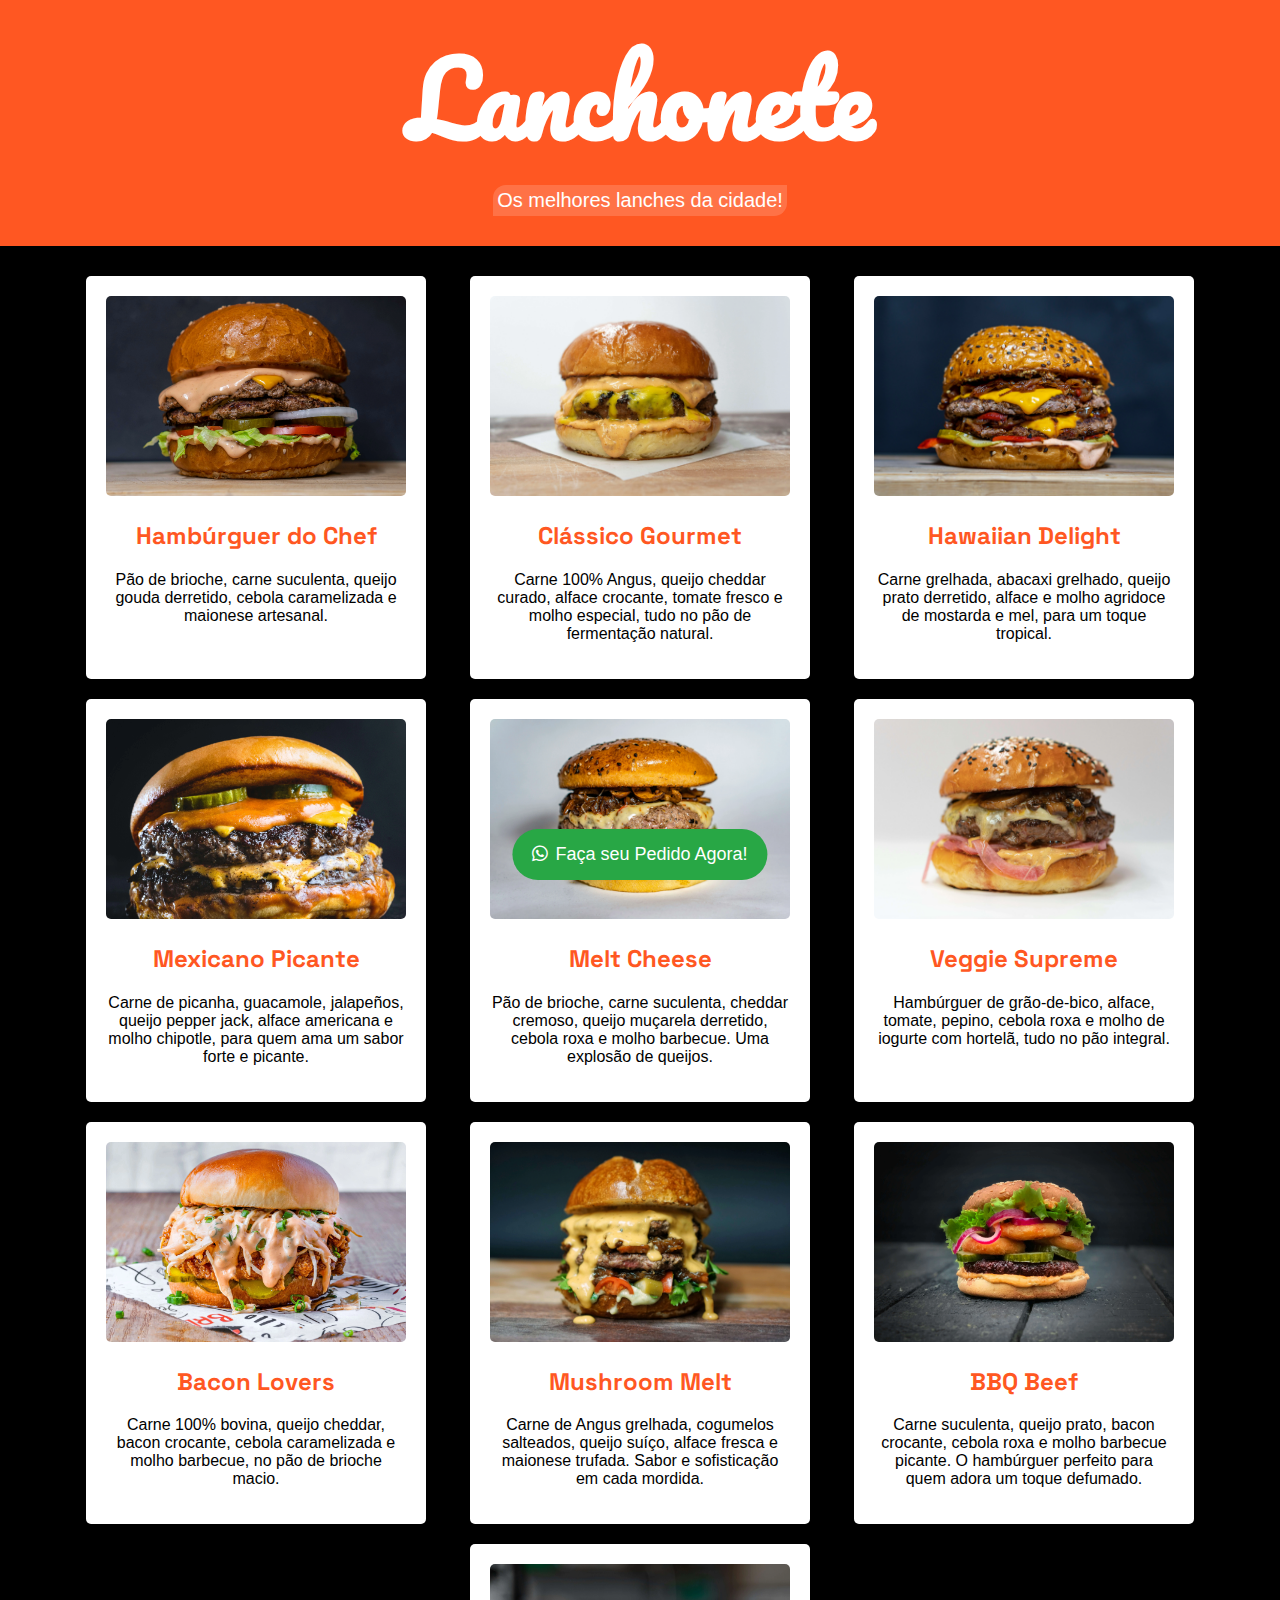
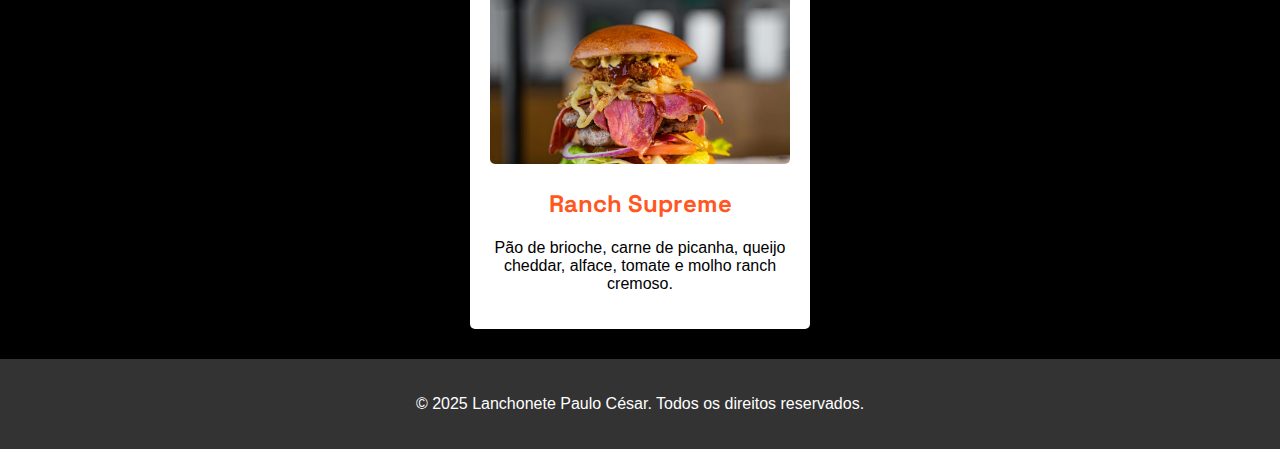
<file: index.html>
<!DOCTYPE html>
<html lang="pt-BR">
<head>
    <meta charset="UTF-8">
    <meta name="viewport" content="width=device-width, initial-scale=1.0">
    <title>Lanchonete Paulo César</title>

<link rel="stylesheet" href="style.css">



</head>
<body>

<header>
    <h1>Lanchonete</h1>
    <p class="sub-header">Os melhores lanches da cidade!</p>
</header>

<div class="container">
    <section class="features">

        <div class="feature">
            <img src="imgs/img1.webp" alt="Hambúrguer do Chef">
            <h2>Hambúrguer do Chef</h2>
            <p>Pão de brioche, carne suculenta, queijo gouda derretido, cebola caramelizada e maionese artesanal.</p>
        </div>

        <div class="feature">
            <img src="imgs/img2.webp" alt="Clássico Gourmet">
            <h2>Clássico Gourmet</h2>
            <p>Carne 100% Angus, queijo cheddar curado, alface crocante, tomate fresco e molho especial, tudo no pão de fermentação natural.</p>
        </div>

        <div class="feature">
            <img src="imgs/img3.webp" alt="Hawaiian Delight">
            <h2>Hawaiian Delight</h2>
            <p>Carne grelhada, abacaxi grelhado, queijo prato derretido, alface e molho agridoce de mostarda e mel, para um toque tropical.</p>
        </div>

        <div class="feature">
            <img src="imgs/img4.webp" alt="Mexicano Picante">
            <h2>Mexicano Picante</h2>
            <p>Carne de picanha, guacamole, jalapeños, queijo pepper jack, alface americana e molho chipotle, para quem ama um sabor forte e picante.</p>
        </div>

        <div class="feature">
            <img src="imgs/img5.webp" alt="Melt Cheese">
            <h2>Melt Cheese</h2>
            <p>Pão de brioche, carne suculenta, cheddar cremoso, queijo muçarela derretido, cebola roxa e molho barbecue. Uma explosão de queijos.</p>
        </div>

        <div class="feature">
            <img src="imgs/img6.webp" alt="Veggie Supreme">
            <h2>Veggie Supreme</h2>
            <p>Hambúrguer de grão-de-bico, alface, tomate, pepino, cebola roxa e molho de iogurte com hortelã, tudo no pão integral.</p>
        </div>

        <div class="feature">
            <img src="imgs/img7.webp" alt="Bacon Lovers">
            <h2>Bacon Lovers</h2>
            <p>Carne 100% bovina, queijo cheddar, bacon crocante, cebola caramelizada e molho barbecue, no pão de brioche macio.</p>
        </div>

        <div class="feature">
            <img src="imgs/img8.webp" alt="Mushroom Melt">
            <h2>Mushroom Melt</h2>
            <p>Carne de Angus grelhada, cogumelos salteados, queijo suíço, alface fresca e maionese trufada. Sabor e sofisticação em cada mordida.</p>
        </div>

        <div class="feature">
            <img src="imgs/img9.webp" alt="BBQ Beef">
            <h2>BBQ Beef</h2>
            <p>Carne suculenta, queijo prato, bacon crocante, cebola roxa e molho barbecue picante. O hambúrguer perfeito para quem adora um toque defumado.</p>
        </div>

        <div class="feature">
            <img src="imgs/img10.webp" alt="Ranch Supreme">
            <h2>Ranch Supreme</h2>
            <p>Pão de brioche, carne de picanha, queijo cheddar, alface, tomate e molho ranch cremoso.</p>
        </div>
    </section>

    <link rel="stylesheet" href="https://cdnjs.cloudflare.com/ajax/libs/font-awesome/6.0.0-beta3/css/all.min.css">
    <a href="https://wa.me/5571987005770" class="cta" target="_blank" rel="noopener noreferrer">
        <i class="fab fa-whatsapp"></i> Faça seu Pedido Agora!
    </a>
</div>

<footer>
    <p>&copy; 2025 Lanchonete Paulo César. Todos os direitos reservados.</p>
</footer>

</body>
</html>
</file>
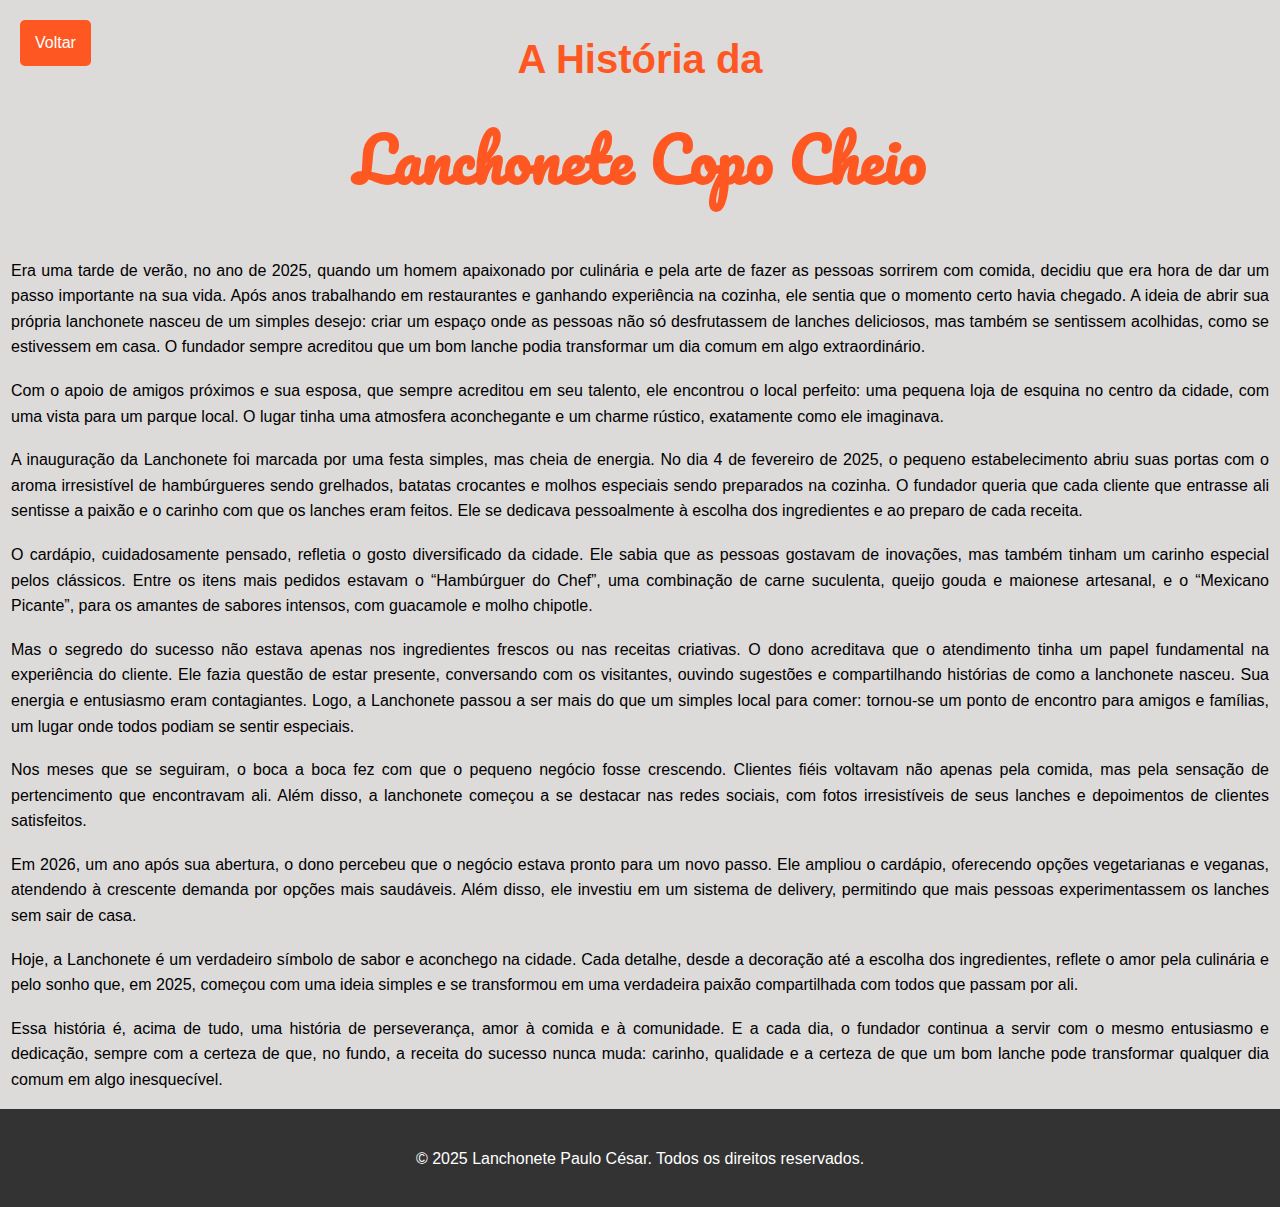
<file: sobrenos.html>
<!DOCTYPE html>
<html lang="pt-BR">
<head>
    <meta charset="UTF-8">
    <meta name="viewport" content="width=device-width, initial-scale=1.0">
    <title>Sobre Nós</title>

    <link rel="stylesheet" href="https://fonts.googleapis.com/css2?family=Pacifico&display=swap">

    <a href="index.html" class="back-button">Voltar</a>
    <style>

.back-button {
            position: absolute;
            top: 20px;
            left: 20px;
            background-color: #ff5722;
            color: #fff;
            padding: 10px 15px;
            text-align: center;
            border-radius: 5px;
            text-decoration: none;
            font-size: 16px;
            transition: background-color 0.3s;
        }

        .back-button:hover {
            background-color: #bd401b;
        }

        body {
            font-family: 'Arial', Helvetica, sans-serif;
            margin: 0; 
            padding: 0;
            background-color: #dddada;
            color: #000000;
            line-height: 1.6; 
        }

        h1 {
            text-align: center;
            color: #ff5722; 
            margin-bottom: 20px;
            font-size: 2.5em;
            font-weight: bolder; 
        }

        p {
            margin-right: 10px;
            margin-left: 10px;
            margin-bottom: 15px; 
            text-align: justify;
            padding: 1px;
        }

        @media (max-width: 600px) {
            h1 {
                font-size: 2em;
            }
        }

        h2 {
            font-family: "Pacifico", serif;
            font-size: 60px;
            color: #ff5722;
            text-align: center;
            margin-top: auto;
        }

        footer {  
            width: 100%;
            padding: 20px 0;
            background: #333;
            color: #fff;
            text-align: center;
            margin: 0;
            position: relative;
        }

        footer p {
            text-align: center;
        }

    </style>
</head>
<body>
    <h1>A História da</h1>
    <h2 class="lanch">Lanchonete Copo Cheio</h2>
    
    <p>
        Era uma tarde de verão, no ano de 2025, quando um homem apaixonado por culinária e pela arte de fazer as pessoas sorrirem com comida, decidiu que era hora de dar um passo importante na sua vida. Após anos trabalhando em restaurantes e ganhando experiência na cozinha, ele sentia que o momento certo havia chegado.
        A ideia de abrir sua própria lanchonete nasceu de um simples desejo: criar um espaço onde as pessoas não só desfrutassem de lanches deliciosos, mas também se sentissem acolhidas, como se estivessem em casa. O fundador sempre acreditou que um bom lanche podia transformar um dia comum em algo extraordinário.
    </p>

    <p>Com o apoio de amigos próximos e sua esposa, que sempre acreditou em seu talento, ele encontrou o local perfeito: uma pequena loja de esquina no centro da cidade, com uma vista para um parque local. O lugar tinha uma atmosfera aconchegante e um charme rústico, exatamente como ele imaginava.</p>

    <p>A inauguração da Lanchonete foi marcada por uma festa simples, mas cheia de energia. No dia 4 de fevereiro de 2025, o pequeno estabelecimento abriu suas portas com o aroma irresistível de hambúrgueres sendo grelhados, batatas crocantes e molhos especiais sendo preparados na cozinha. O fundador queria que cada cliente que entrasse ali sentisse a paixão e o carinho com que os lanches eram feitos. Ele se dedicava pessoalmente à escolha dos ingredientes e ao preparo de cada receita.</p>

    <p>O cardápio, cuidadosamente pensado, refletia o gosto diversificado da cidade. Ele sabia que as pessoas gostavam de inovações, mas também tinham um carinho especial pelos clássicos. Entre os itens mais pedidos estavam o “Hambúrguer do Chef”, uma combinação de carne suculenta, queijo gouda e maionese artesanal, e o “Mexicano Picante”, para os amantes de sabores intensos, com guacamole e molho chipotle.</p>

    <p>Mas o segredo do sucesso não estava apenas nos ingredientes frescos ou nas receitas criativas. O dono acreditava que o atendimento tinha um papel fundamental na experiência do cliente. Ele fazia questão de estar presente, conversando com os visitantes, ouvindo sugestões e compartilhando histórias de como a lanchonete nasceu. Sua energia e entusiasmo eram contagiantes. Logo, a Lanchonete passou a ser mais do que um simples local para comer: tornou-se um ponto de encontro para amigos e famílias, um lugar onde todos podiam se sentir especiais.</p>

    <p>Nos meses que se seguiram, o boca a boca fez com que o pequeno negócio fosse crescendo. Clientes fiéis voltavam não apenas pela comida, mas pela sensação de pertencimento que encontravam ali. Além disso, a lanchonete começou a se destacar nas redes sociais, com fotos irresistíveis de seus lanches e depoimentos de clientes satisfeitos.</p>

    <p>Em 2026, um ano após sua abertura, o dono percebeu que o negócio estava pronto para um novo passo. Ele ampliou o cardápio, oferecendo opções vegetarianas e veganas, atendendo à crescente demanda por opções mais saudáveis. Além disso, ele investiu em um sistema de delivery, permitindo que mais pessoas experimentassem os lanches sem sair de casa.</p>

    <p>Hoje, a Lanchonete é um verdadeiro símbolo de sabor e aconchego na cidade. Cada detalhe, desde a decoração até a escolha dos ingredientes, reflete o amor pela culinária e pelo sonho que, em 2025, começou com uma ideia simples e se transformou em uma verdadeira paixão compartilhada com todos que passam por ali.</p>

    <p>Essa história é, acima de tudo, uma história de perseverança, amor à comida e à comunidade. E a cada dia, o fundador continua a servir com o mesmo entusiasmo e dedicação, sempre com a certeza de que, no fundo, a receita do sucesso nunca muda: carinho, qualidade e a certeza de que um bom lanche pode transformar qualquer dia comum em algo inesquecível.</p>
    <footer>
        <p>&copy; 2025 Lanchonete Paulo César. Todos os direitos reservados.</p>
    </footer>
</body>
</html>
</file>
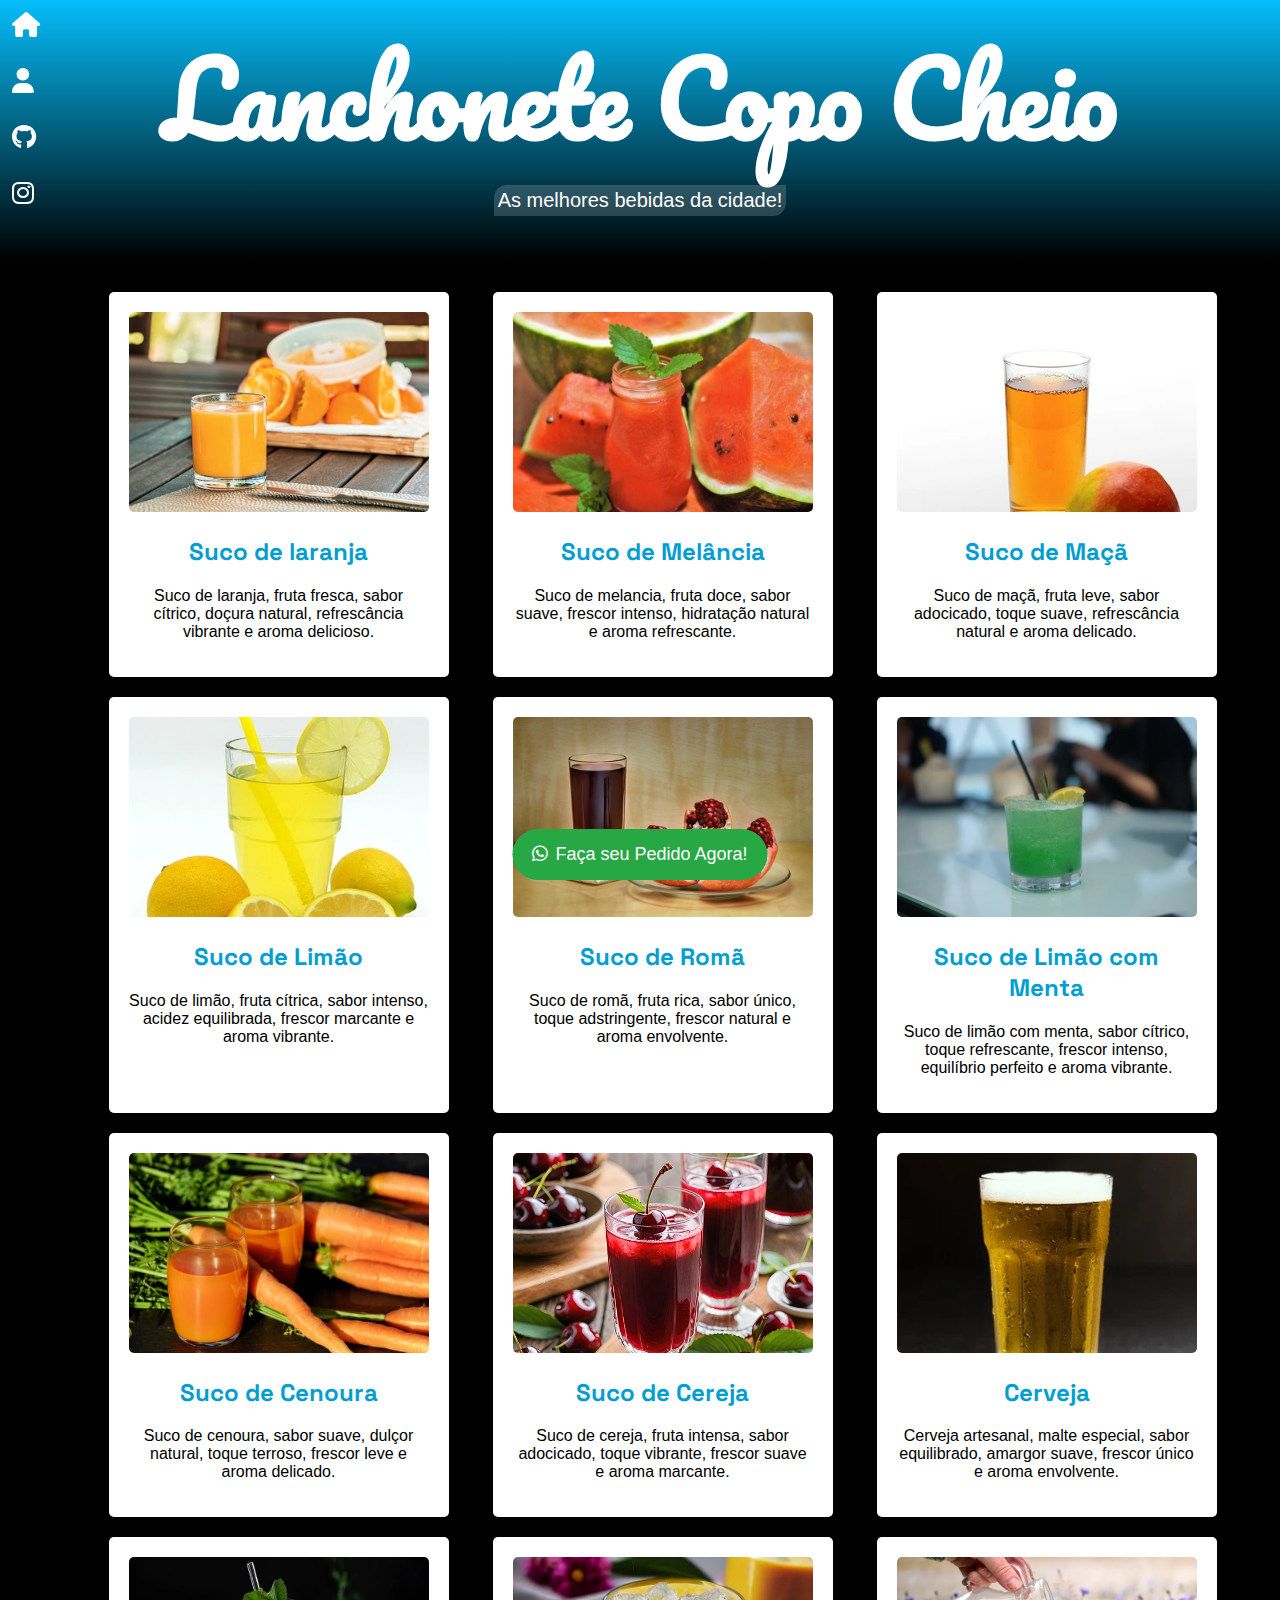
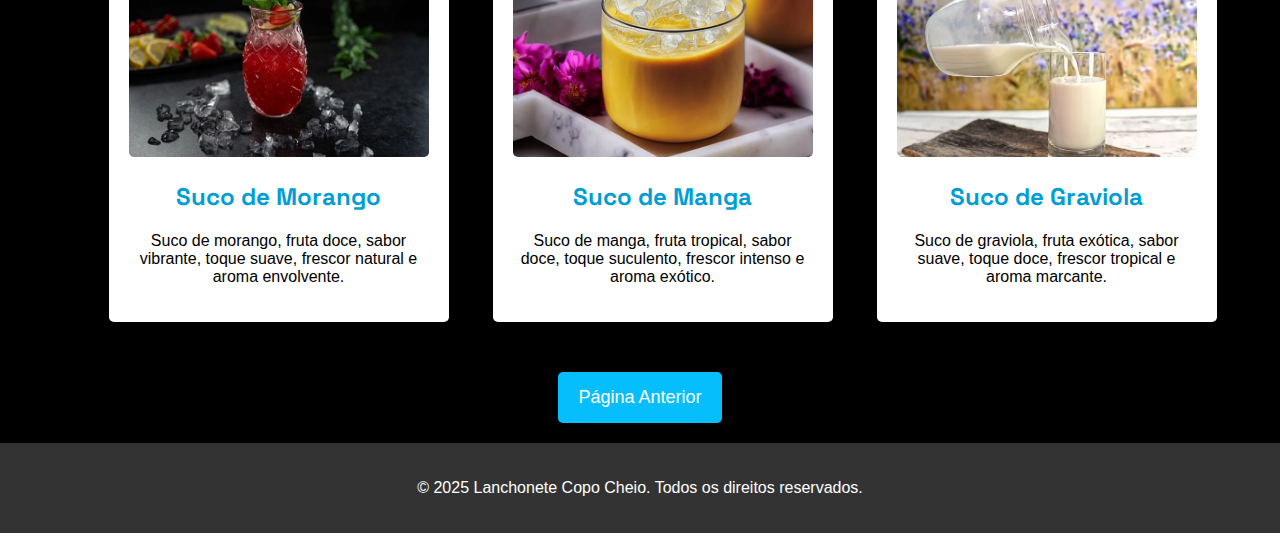
<file: sucos.html>
<!DOCTYPE html>
<html lang="pt-BR">
<head>
    <meta charset="UTF-8">
    <meta name="viewport" content="width=device-width, initial-scale=1.0">
    <title>Bebidas</title>

<link rel="stylesheet" href="sucos.css">
<link rel="stylesheet" href="https://fonts.googleapis.com/css2?family=Pacifico&display=swap">
<link rel="stylesheet" href="https://fonts.googleapis.com/css2?family=Space+Grotesk:wght@300..700&display=swap">

</head>
<body>

<header>
    <h1>Lanchonete Copo Cheio</h1>
    <p class="sub-header">As melhores bebidas da cidade!<p>
</header>

<nav class="navigation">
    <ul>
        <li>
            <a href="index.html">
                <i class="fas fa-home"></i>
                <span class="tooltip-text">Início</span>
            </a>
        </li>
        <li>
            <a href="sobrenos.html" target="_blank">
                <i class="fa-solid fa-user"></i>
                <span class="tooltip-text">Sobre Nós</span>
            </a>
        </li>
        <li>
            <a href="https://github.com/paulodaguia" target="_blank">
                <i class="fa-brands fa-github"></i>
                <span class="tooltip-text">GitHub</span>
            </a>
        </li>
        <li>
            <a href="https://www.instagram.com/opaulo__/#" target="_blank">
                <i class="fa-brands fa-instagram"></i>
                <span class="tooltip-text">Instagram</span>
            </a>
        </li>
    </ul>
</nav>


<div class="container">
    <section class="features">

        <div class="feature">
            <img src="img-sucos/img1.webp" alt="Suco de laranja">
            <h2>Suco de laranja</h2>
            <p>Suco de laranja, fruta fresca, sabor cítrico, doçura natural, refrescância vibrante e aroma delicioso.</p>
        </div>

        <div class="feature">
            <img src="img-sucos/img2.webp" alt="Suco de Melância">
            <h2>Suco de Melância</h2>
            <p>Suco de melancia, fruta doce, sabor suave, frescor intenso, hidratação natural e aroma refrescante.</p>
        </div>

        <div class="feature">
            <img src="img-sucos/img3.webp" alt="Suco de Maçã">
            <h2>Suco de Maçã</h2>
            <p>Suco de maçã, fruta leve, sabor adocicado, toque suave, refrescância natural e aroma delicado.</p>
        </div>

        <div class="feature">
            <img src="img-sucos/img4.webp" alt="Suco de Limão">
            <h2>Suco de Limão</h2>
            <p>Suco de limão, fruta cítrica, sabor intenso, acidez equilibrada, frescor marcante e aroma vibrante.</p>
        </div>

        <div class="feature">
            <img src="img-sucos/img5.webp" alt="Suco de Romã">
            <h2>Suco de Romã</h2>
            <p>Suco de romã, fruta rica, sabor único, toque adstringente, frescor natural e aroma envolvente.</p>
        </div>

        <div class="feature">
            <img src="img-sucos/img6.webp" alt="Suco de Limão com Menta">
            <h2>Suco de Limão com Menta</h2>
            <p>Suco de limão com menta, sabor cítrico, toque refrescante, frescor intenso, equilíbrio perfeito e aroma vibrante.</p>
        </div>

        <div class="feature">
            <img src="img-sucos/img7.webp" alt="Suco de Cenoura">
            <h2>Suco de Cenoura</h2>
            <p>Suco de cenoura, sabor suave, dulçor natural, toque terroso, frescor leve e aroma delicado.</p>
        </div>

        <div class="feature">
            <img src="img-sucos/img8.webp" alt="Suco de Cereja">
            <h2>Suco de Cereja</h2>
            <p>Suco de cereja, fruta intensa, sabor adocicado, toque vibrante, frescor suave e aroma marcante.
            </p>
        
        </div>

        <div class="feature">
            <img src="img-sucos/img9.webp" alt="Cerveja">
            <h2>Cerveja</h2>
            <p>Cerveja artesanal, malte especial, sabor equilibrado, amargor suave, frescor único e aroma envolvente.</p>
        </div>

        <div class="feature">
            <img src="img-sucos/img10.webp" alt="Suco de Morango">
            <h2>Suco de Morango</h2>
            <p>Suco de morango, fruta doce, sabor vibrante, toque suave, frescor natural e aroma envolvente.</p>
        </div>

        <div class="feature">
            <img src="img-sucos/img11.webp" alt="Suco de Manga">
            <h2>Suco de Manga</h2>
            <p>Suco de manga, fruta tropical, sabor doce, toque suculento, frescor intenso e aroma exótico.</p>
        </div>

        <div class="feature">
            <img src="img-sucos/img12.webp" alt="Suco de Graviola">
            <h2>Suco de Graviola</h2>
            <p>Suco de graviola, fruta exótica, sabor suave, toque doce, frescor tropical e aroma marcante.</p>
        </div>
    </section>

    <link rel="stylesheet" href="https://cdnjs.cloudflare.com/ajax/libs/font-awesome/6.0.0-beta3/css/all.min.css">
    <a href="https://wa.me/5571987005770" class="cta" target="_blank" rel="noopener noreferrer">
        <i class="fab fa-whatsapp"></i> Faça seu Pedido Agora!
    </a>
</div>

<a href="index.html" class="left-button">Página Anterior</a>

<footer>
    <p>&copy; 2025 Lanchonete Copo Cheio. Todos os direitos reservados.</p>
</footer>

</body>
</html>
</file>
<file: style.css>
@charset "UTF-8";

@import url('https://fonts.googleapis.com/css2?family=Pacifico&display=swap');
@import url('https://fonts.googleapis.com/css2?family=Space+Grotesk:wght@300..700&display=swap');



body {
    font-family: 'Arial', sans-serif;
    margin: 0;
    padding: 0;
    background: black;
    flex-direction: column;
    display: flex;
}


.navigation ul {
    list-style: none;
    padding: 0; 
    margin: 0; 
}

.navigation li {
    position: relative; 
    margin-bottom: 15px; 
}

.navigation a {
    text-decoration: none; 
    color: inherit; 
    font-size: 24px; 
}

.tooltip-text {
    visibility: hidden;
    opacity: 0; 
    position: absolute;
    bottom: 0%; 
    left: 50%;
    transform: translateX(-30%);
    background-color: #333; 
    color: #fff;
    padding: 5px 10px;
    border-radius: 5px;
    white-space: nowrap; 
    font-size: 14px;
    transition: opacity 0.3s ease, visibility 0.3s ease;
}

.navigation li:hover .tooltip-text {
    visibility: visible; 
    opacity: 1;
}

.navigation {
    margin: 0px;
    background: transparent;
    position: fixed;
}

.navigation ul {
    list-style: none;
    justify-content: center;
    padding: 2px;
}

.navigation li {
    margin: 10px;
    margin-bottom: 30px;
}


.navigation a {
    text-decoration: none;
    color: #fff;
    font-size: 15px;
    transition: color 0.3s; 
}

.navigation a i{
    font-size: 25px;
}

.navigation a:hover {
    color: #ffcc00; 
}
header {
    background: #ff5722;
    color: #fff;
    padding: 10px 0;
    text-align: center;
}

header h1 {
    font-family: "Pacifico", serif;
    font-size: 100px;
    margin: 0;
}

.sub-header {
    font-size: 20px;
    background-color: #ffffff2a;
    display: inline-block;
    padding: 4px;
    border-radius: 13px 0 13px 0;
    margin-top: 0px;
}

.container {
    flex: 1;
    width: 90%;
    max-width: 1200px;
    margin: auto;
    overflow: hidden;
}

.cta {
    background: #28a745;
    color: #fff;
    padding: 15px 20px;
    text-align: center;
    border-radius: 45px;
    display: inline-block;
    text-decoration: none;
    font-size: 18px;
    position: fixed;
    bottom: 20px;
    left: 50%;
    transform: translateX(-50%);
}

.cta:hover {
    background: #8bbd95;
}

.cta i {
    margin-right: 2px;
}

footer {
    text-align: center;
    padding: 20px 0;
    background: #333;
    color: #fff;
    position: relative;
}

.features {
    display: flex;
    justify-content: space-around;
    margin: 20px 0;
    flex-wrap: wrap;
}

.feature {
    background: #fff;
    padding: 20px;
    border-radius: 5px;
    box-shadow: 0 2px 5px rgba(0, 0, 0, 0.1);
    flex: 1;
    margin: 10px;
    min-width: 250px;
    max-width: 300px;
    text-align: center;
    transition: transform 0.3s ease;
}

.feature:hover {
    transform: scale(1.05);
    background: #ffffffef;
}

.feature h2:hover {
    transform: scale(1.09);
    color: #8f1919;
}

.feature img {
    width: 100%;
    height: 200px;
    object-fit: cover;
    border-radius: 5px;
}

h2 {
    color: #ff5722;
    font-family: "Space Grotesk", serif;
}

@media (max-width: 768px) {
    header h1 {
        font-size: 60px;
    }

    .sub-header {
        font-size: 16px;
    }

    .cta {
        font-size: 16px;
        padding: 10px 15px;
    }

    .features {
        flex-direction: column;
        align-items: center;
    }

    .feature {
        margin: 10px 0;
        max-width: 90%;
    }

    .feature img {
        height: 150px;
    }
}

@media (max-width: 480px) {
    header h1 {
        font-size: 40px;
    }

    .sub-header {
        font-size: 14px;
    }

    .cta {
        font-size: 14px;
        padding: 8px 12px;
    }

    .feature img {
        height: 120px;
    }
}
</file>
<file: sucos.css>
@charset "UTF-8";

body {
    font-family: 'Arial', sans-serif;
    margin: 0;
    padding: 0;
    background: black;
    flex-direction: column;
    display: flex;
}
.navigation ul {
    list-style: none;
    padding: 0; 
    margin: 0; 
}
.navigation li {
    position: relative; 
    margin-bottom: 15px; 
}
.navigation a {
    text-decoration: none; 
    color: inherit; 
    font-size: 24px; 
}
.tooltip-text {
    visibility: hidden;
    opacity: 0; 
    position: absolute;
    bottom: 0%; 
    left: 30%;
    transform: translateX(-30%);
    background-color: #333; 
    color: #fff;
    padding: 5px 10px;
    border-radius: 5px;
    white-space: nowrap; 
    font-size: 14px;
    transition: opacity 0.3s ease, visibility 0.3s ease;
}

.navigation li:hover .tooltip-text {
    visibility: visible; 
    opacity: 1;
}

.navigation {
    margin: 0px;
    background: transparent;
    position: fixed;
    top: 0; 
    left: 0;
    width: 200px;
    height: 100%;
    z-index: 1000;
    overflow-y: auto;
}

.navigation ul {
    list-style: none;
    justify-content: center;
    padding: 2px;
}

.navigation li {
    margin: 10px;
    margin-bottom: 30px;
}


.navigation a {
    text-decoration: none;
    color: #fff;
    font-size: 15px;
    transition: color 0.3s; 
}

.navigation a i{
    font-size: 25px;
}

.navigation a:hover {
    color: #ffcc00; 
}
header {
    background: linear-gradient(to bottom, #05BEFB, rgba(0, 0, 0, 0.8));
    color: #fff;
    padding: 10px 0;
    text-align: center;
}

header h1 {
    font-family: "Pacifico", serif;
    font-size: 100px;
    margin: 0;
}

.sub-header {
    font-size: 20px;
    background-color: #ffffff2a;
    display: inline-block;
    padding: 4px;
    border-radius: 13px 0 13px 0;
    margin-top: 0px;
}

.container {
    flex: 1;
    width: 90%;
    max-width: 1200px;
    margin: auto;
    overflow: hidden;
    padding-left: 45px;
}

.cta {
    background: #28a745;
    color: #fff;
    padding: 15px 20px;
    text-align: center;
    border-radius: 45px;
    display: inline-block;
    text-decoration: none;
    font-size: 18px;
    position: fixed;
    bottom: 20px;
    left: 50%;
    transform: translateX(-50%);
}

.cta:hover {
    background: #8bbd95;
}

.cta i {
    margin-right: 2px;
}

footer {
    text-align: center;
    padding: 20px 0;
    background: #333;
    color: #fff;
    position: relative;
}

.features {
    display: flex;
    justify-content: space-around;
    margin: 20px 0;
    flex-wrap: wrap;
}

.feature {
    background: #fff;
    padding: 20px;
    border-radius: 5px;
    box-shadow: 0 2px 5px rgba(0, 0, 0, 0.1);
    flex: 1;
    margin: 10px;
    min-width: 250px;
    max-width: 300px;
    text-align: center;
    transition: transform 0.3s ease;
}

.feature:hover {
    transform: scale(1.05);
    background: #ffffffef;
}

.feature h2:hover {
    transform: scale(1.09);
    color: #005C7A;
}

.feature img {
    width: 100%;
    height: 200px;
    object-fit: cover;
    border-radius: 5px;
}

h2 {
    color: #009ED3;
    font-family: "Space Grotesk", serif;
}

@media (max-width: 768px) {
    header h1 {
        font-size: 60px;
    }

    .sub-header {
        font-size: 16px;
    }

    .cta {
        font-size: 16px;
        padding: 10px 15px;
    }

    .features {
        flex-direction: column;
        align-items: center;
    }

    .feature {
        margin: 10px 0;
        max-width: 90%;
    }

    .feature img {
        height: 150px;
    }
}

@media (max-width: 480px) {
    header h1 {
        font-size: 40px;
    }

    .sub-header {
        font-size: 14px;
    }

    .cta {
        font-size: 14px;
        padding: 8px 12px;
    }

    .feature img {
        height: 120px;
    }
}

.next-button {
    display: inline-block;
    background-color: #C45900; /* Cor de fundo verde */
    color: #fff; /* Cor do texto */
    padding: 15px 20px; /* Espaçamento interno */
    text-align: center; /* Centraliza o texto */
    border-radius: 5px; /* Bordas arredondadas */
    text-decoration: none; /* Remove o sublinhado */
    font-size: 18px; /* Tamanho da fonte */
    margin: 20px auto; /* Margem para centralizar */
    transition: background-color 0.3s; /* Transição suave para a cor de fundo */
}

.next-button:hover {
    background-color: #944300; /* Cor de fundo ao passar o mouse */
}

.left-button {
    display: inline-block;
    background-color: #05BEFB; /* Cor de fundo verde */
    color: #fff; /* Cor do texto */
    padding: 15px 20px; /* Espaçamento interno */
    text-align: center; /* Centraliza o texto */
    border-radius: 5px; /* Bordas arredondadas */
    text-decoration: none; /* Remove o sublinhado */
    font-size: 18px; /* Tamanho da fonte */
    margin: 20px auto; /* Margem para centralizar */
    transition: background-color 0.3s; /* Transição suave para a cor de fundo */
}

.left-button:hover {
    background-color: #005C7A; /* Cor de fundo ao passar o mouse */
}
</file>
